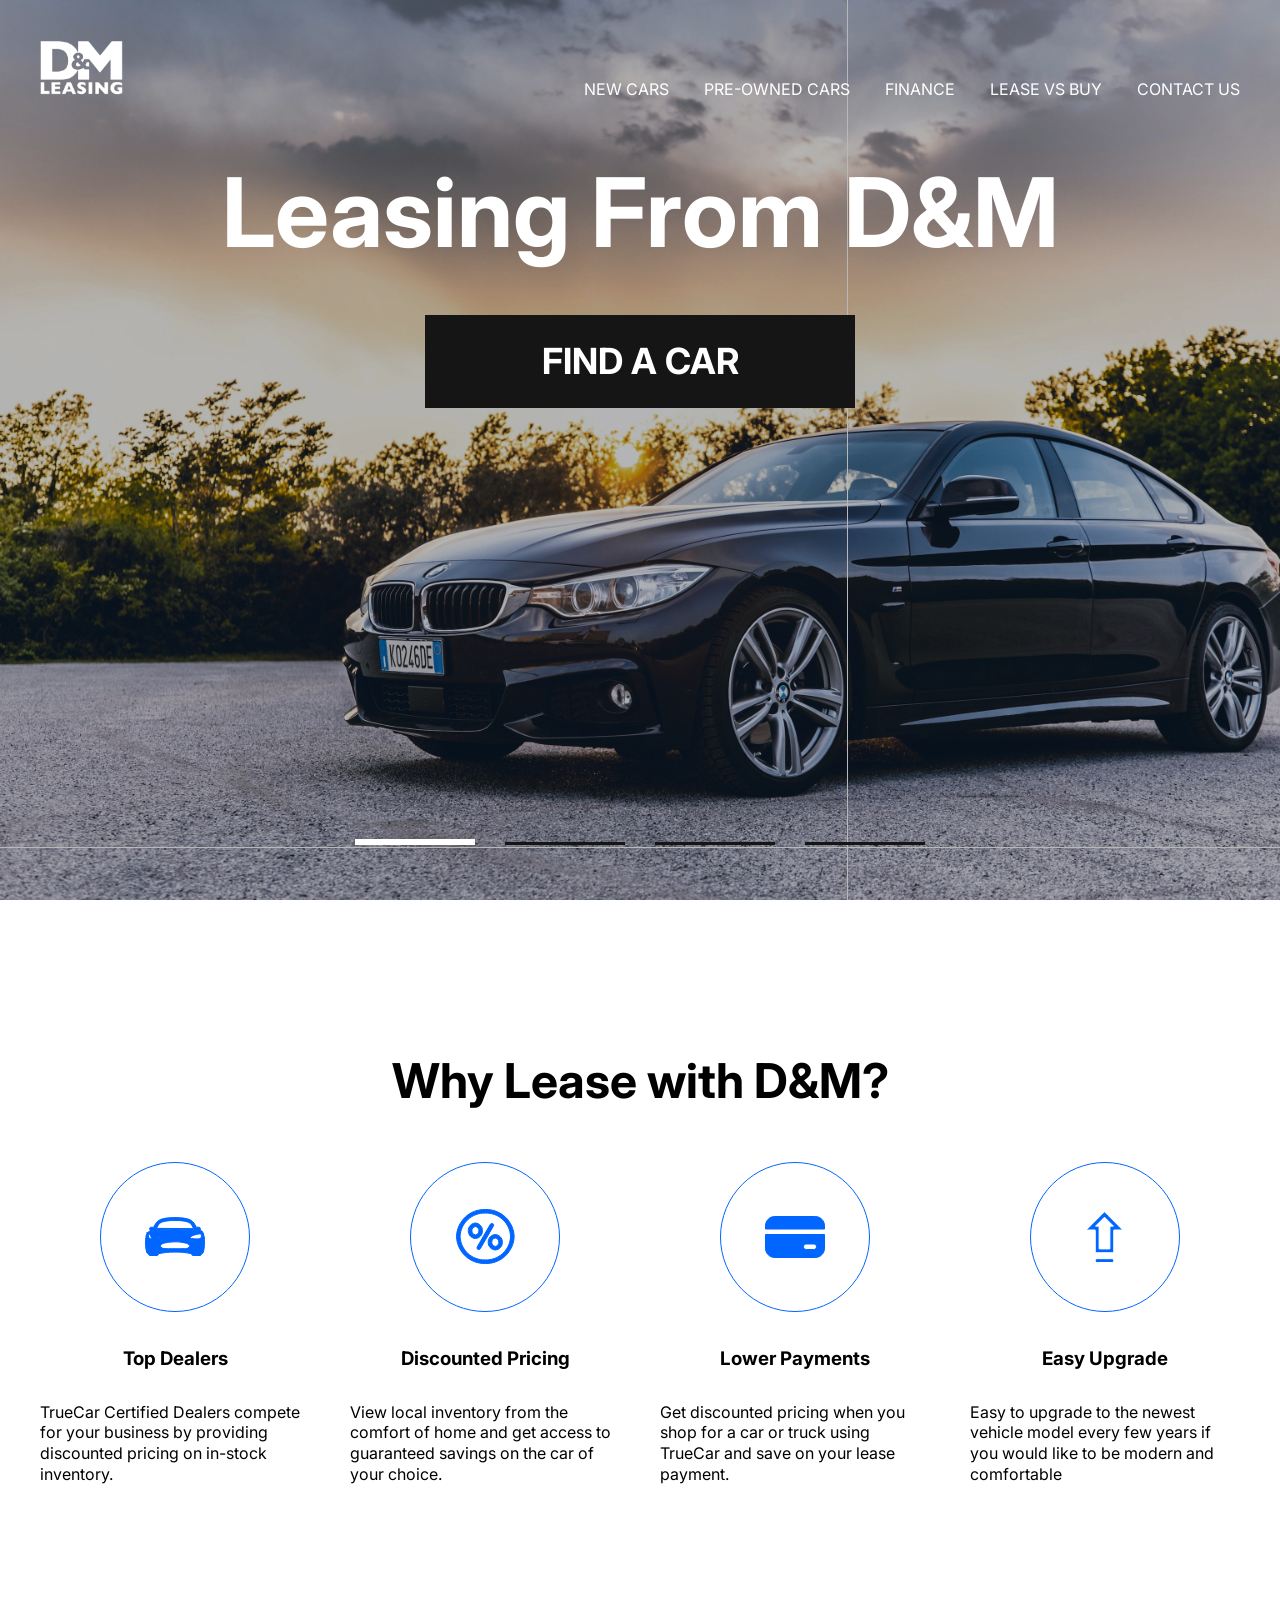
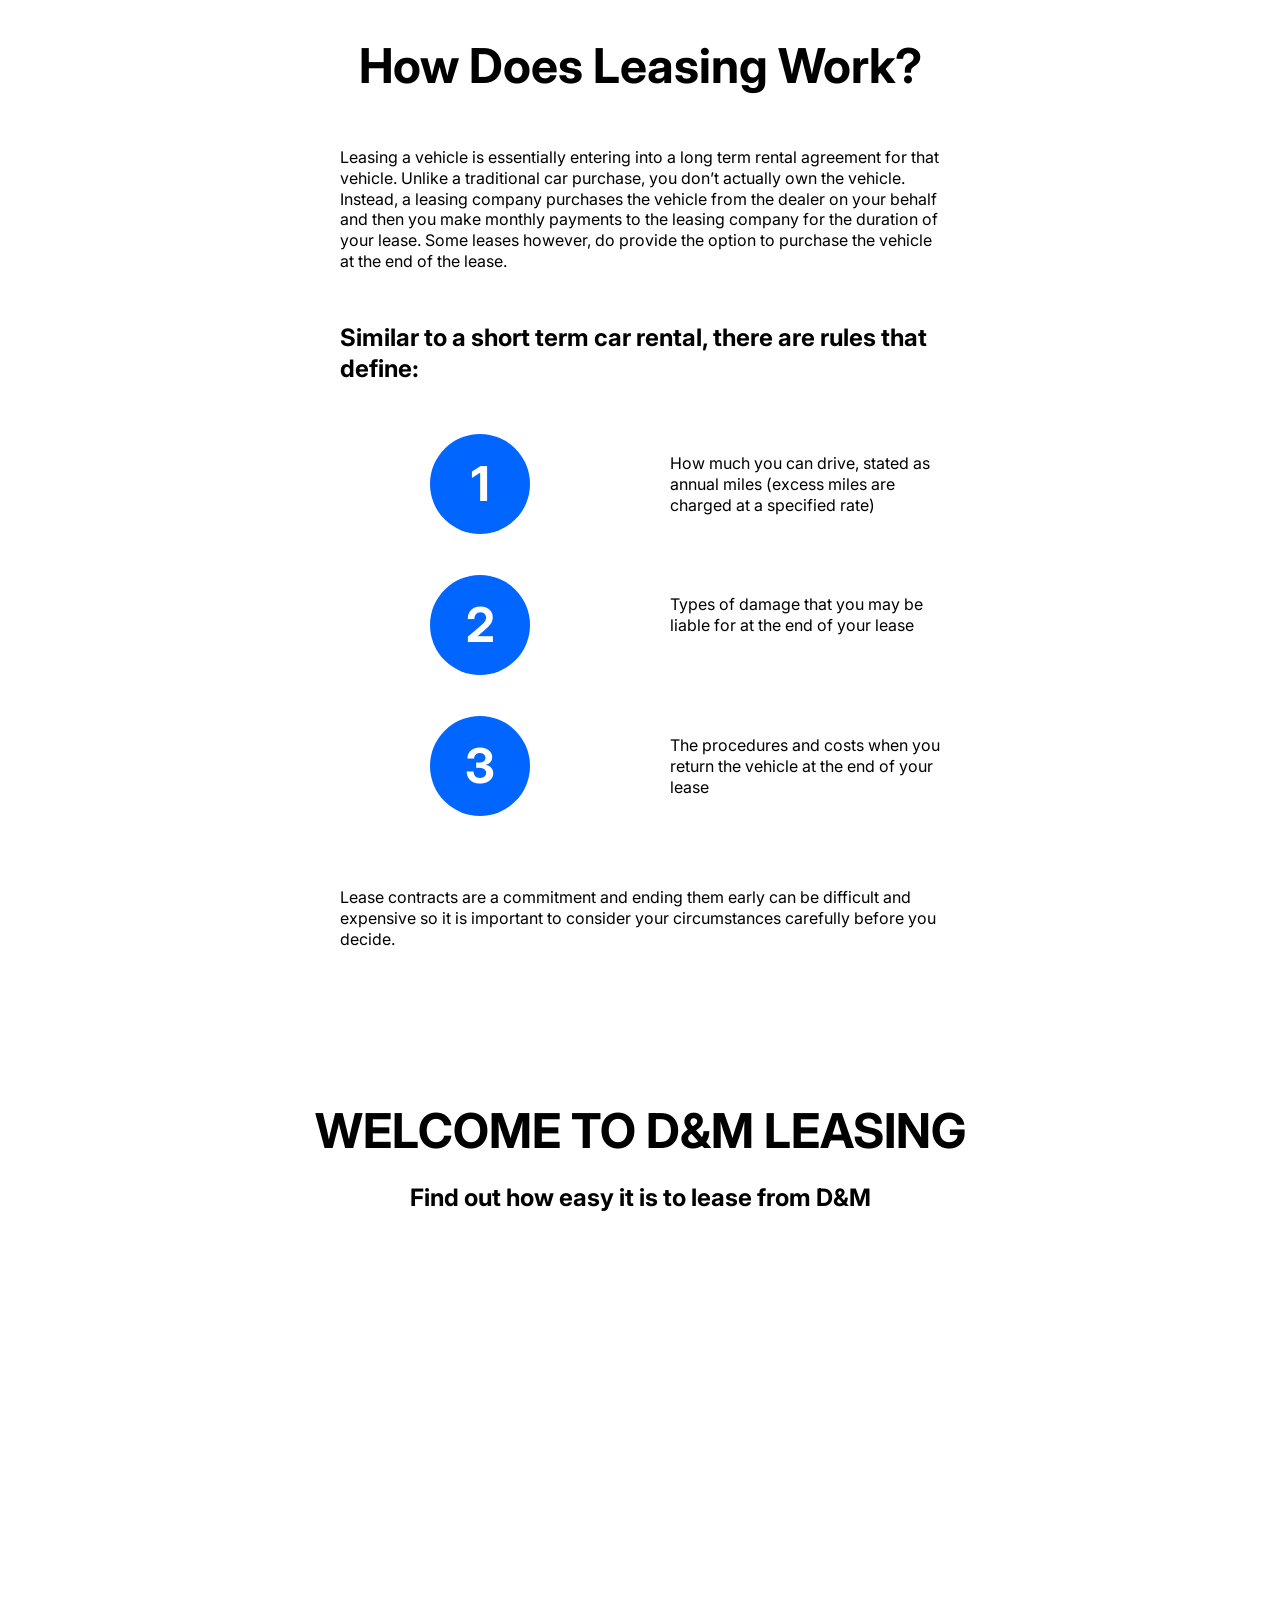
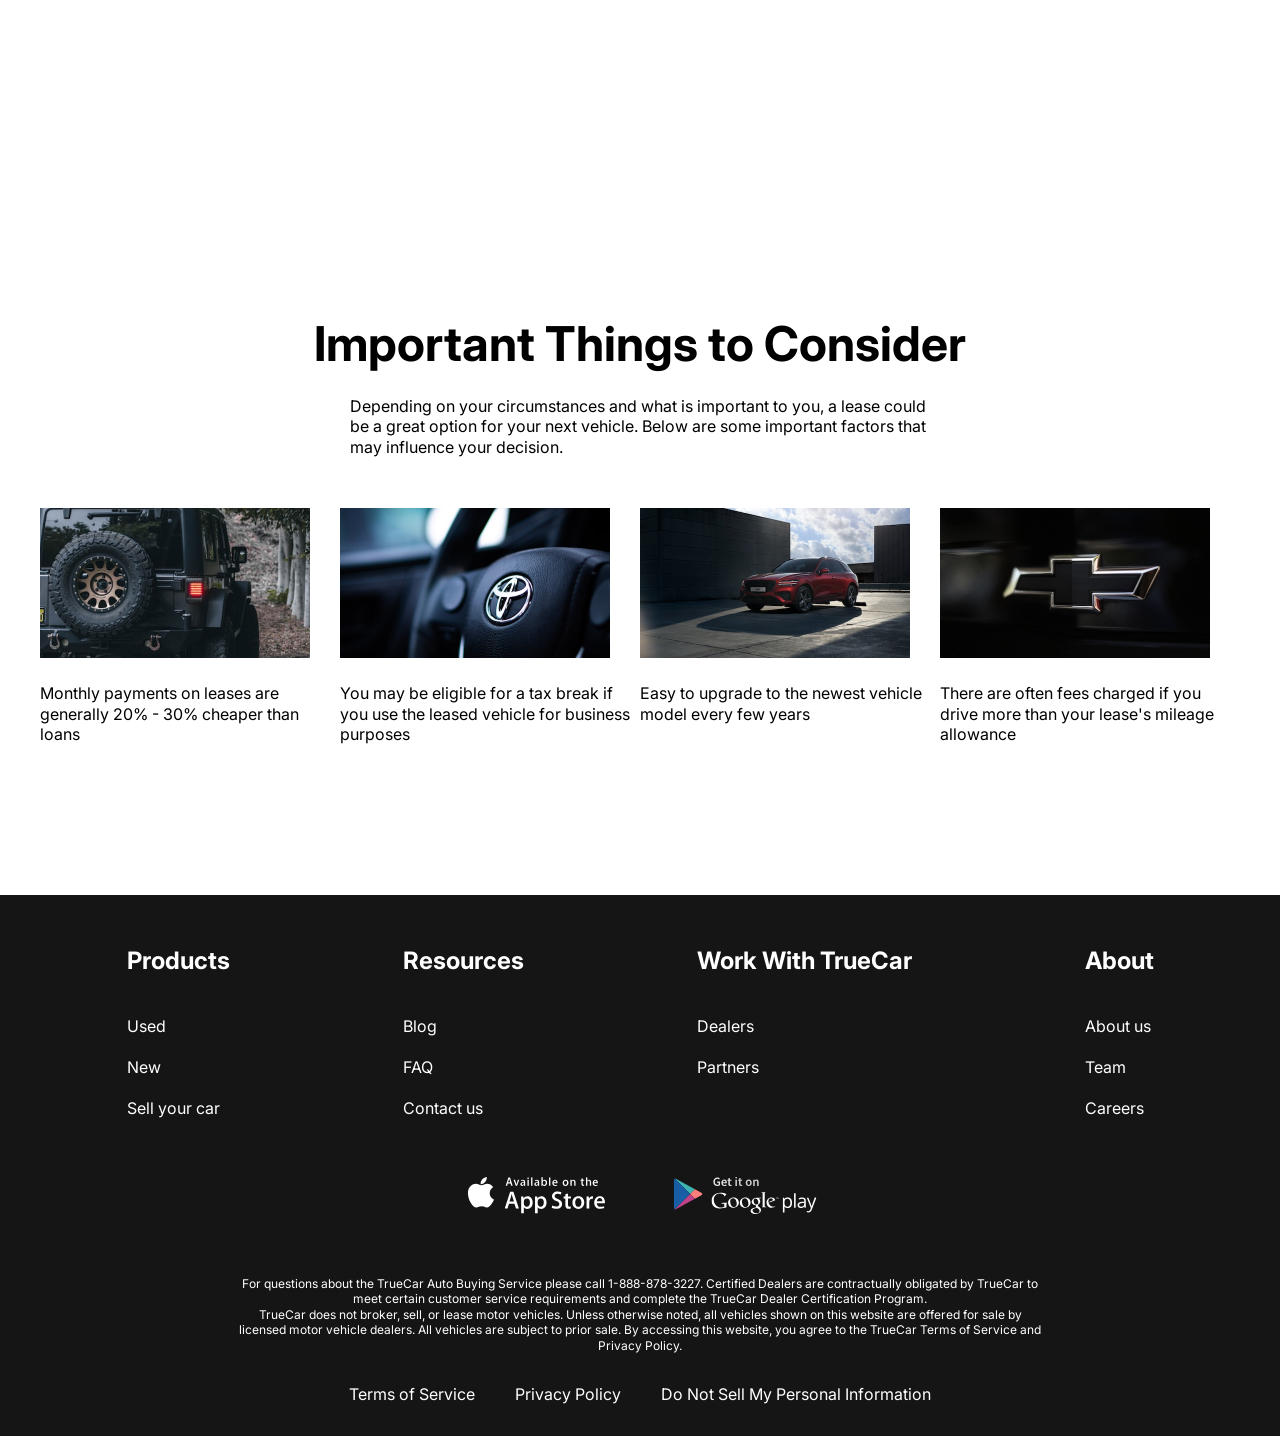
<file: index.html>
<!DOCTYPE html><html lang="en"><head><meta charset="UTF-8"><meta http-equiv="X-UA-Compatible" content="IE=edge"><meta name="viewport" content="width=device-width, initial-scale=1.0"><title>Lease cars</title><link rel="preconnect" href="https://fonts.googleapis.com"><link rel="preconnect" href="https://fonts.gstatic.com" crossorigin><link href="https://fonts.googleapis.com/css2?family=Inter:wght@400;700&display=swap" rel="stylesheet"><link rel="stylesheet" href="https://cdn.jsdelivr.net/npm/swiper@9/swiper-bundle.min.css"/><link rel="stylesheet" href="css/style.css"></head><body><div class="wrapper"><header class="header header-main"><div class="container"><div class="header__inner"><a class="logo" href="index.html"><img src="images/logo.svg" alt="" class="logo__img"></a><nav class="menu"><ul class="menu__list"><li class="menu__list-item"><a href="new-cars.html" class="menu__list-link">NEW CARS</a></li><li class="menu__list-item menu__of"><a href="#" class="menu__list-link">PRE-OWNED CARS</a></li><li class="menu__list-item menu__of"><a href="#" class="menu__list-link">FINANCE</a></li><li class="menu__list-item"><a href="#" class="menu__list-link menu__of">LEASE VS BUY</a></li><li class="menu__list-item"><a href="contacts.html" class="menu__list-link">CONTACT US</a></li></ul></nav></div></div></header><main class="main"><section class="top"><div class="container"><h1 class="title">Leasing From D&M</h1><a href="new-cars.html" class="top__link">FIND A CAR</a></div></section><div class="slider"><div class="swiper"><div class="swiper-wrapper"><div class="swiper-slide" style="background-image:url(images/slider-1.jpg);"></div><div class="swiper-slide" style="background-image:url(images/slider-2.jpg);"></div><div class="swiper-slide" style="background-image:url(images/slider-1.jpg);"></div><div class="swiper-slide" style="background-image:url(images/slider-2.jpg);"></div></div><div class="swiper-pagination"></div></div></div><section class="why-lease"><div class="container"><h2 class="section-title">Why Lease with D&M?</h2><ul class="why-lease__list"><li class="why-lease__item"><img class="why-lease__item-img" src="images/why-1.svg" alt=""><h3 class="why-lease__item-title">Top Dealers</h3><p class="why-lease__item-text">TrueCar Certified Dealers compete for your business by providing discounted pricing on
                                in-stock inventory.</p></li><li class="why-lease__item"><img class="why-lease__item-img" src="images/why-2.svg" alt=""><h3 class="why-lease__item-title">Discounted Pricing</h3><p class="why-lease__item-text">View local inventory from the comfort of home and get access to guaranteed savings on
                                the car of your choice.</p></li><li class="why-lease__item"><img class="why-lease__item-img" src="images/why-3.svg" alt=""><h3 class="why-lease__item-title">Lower Payments</h3><p class="why-lease__item-text">Get discounted pricing when you shop for a car or truck using TrueCar and save on your
                                lease payment.</p></li><li class="why-lease__item"><img class="why-lease__item-img" src="images/why-4.svg" alt=""><h3 class="why-lease__item-title">Easy Upgrade</h3><p class="why-lease__item-text">Easy to upgrade to the newest vehicle model every few years if you would like to be
                                modern and comfortable</p></li></ul></div></section><section class="how-does"><div class="container"><div class="how-does__inner"><h2 class="section-title">How Does Leasing Work?</h2><p class="how-does__text">Leasing a vehicle is essentially entering into a long term rental agreement for that vehicle. Unlike a traditional car purchase, you don’t actually own the vehicle. Instead, a leasing company purchases the vehicle from the dealer on your behalf and then you make monthly payments to the leasing company for the duration of your lease. Some leases however, do provide the option to purchase the vehicle at the end of the lease.</p><h4 class="how-does__title">Similar to a short term car rental, there are rules that define:</h4><ol class="how-does__list"><li class="how-does__item">How much you can drive, stated as annual miles (excess miles are charged at a specified rate)</li><li class="how-does__item">Types of damage that you may be liable for at the end of your lease</li><li class="how-does__item">The procedures and costs when you return the vehicle at the end of your lease</li></ol><p class="how-does__text">Lease contracts are a commitment and ending them early can be difficult and expensive so it is important to consider your circumstances carefully before you decide.</p></div></div></section><section class="video"><div class="container"><h2 class="section-title video__title">WELCOME TO D&M LEASING</h2><p class="video__text">Find out how easy it is to lease from D&M</p><iframe class="video__content" width="1000" height="500" src="https://www.youtube.com/embed/6M4KWyWZMbs" title="YouTube video player" frameborder="0" allow="accelerometer; autoplay; clipboard-write; encrypted-media; gyroscope; picture-in-picture; web-share" allowfullscreen></iframe></div></section><section class="important"><div class="container"><h2 class="section-title important__title">Important Things to Consider</h2><p class="important__text">Depending on your circumstances and what is important to you, a lease could be a great option for your next vehicle. Below are some important factors that may influence your decision.</p><ul class="important__list"><li class="important__item"><img class="important__item-img" src="images/imp-1.jpg" alt=""><p class="imoprtant__item-text">Monthly payments on leases are generally 20% - 30% cheaper than loans</p></li><li class="important__item"><img class="important__item-img" src="images/imp-2.jpg" alt=""><p class="imoprtant__item-text">You may be eligible for a tax break if you use the leased vehicle for business purposes</p></li><li class="important__item"><img class="important__item-img" src="images/imp-3.jpg" alt=""><p class="imoprtant__item-text">Easy to upgrade to the newest vehicle model every few years</p></li><li class="important__item"><img class="important__item-img" src="images/imp-4.jpg" alt=""><p class="imoprtant__item-text">There are often fees charged if you drive more than your lease's mileage allowance</p></li></ul></div></section></main><footer class="footer"><div class="container"><nav class="footer__menu"><ul class="footer__menu-list"><li class="footer__menu-item"><p class="footer__menu-title">Products</p></li><li class="footer__menu-item"><a href="#" class="footer__menu-link">Used</a></li><li class="footer__menu-item"><a href="new-cars.html" class="footer__menu-link">New</a></li><li class="footer__menu-item"><a href="#" class="footer__menu-link">Sell your car</a></li></ul><ul class="footer__menu-list"><li class="footer__menu-item"><p class="footer__menu-title">Resources</p></li><li class="footer__menu-item"><a href="#" class="footer__menu-link">Blog</a></li><li class="footer__menu-item"><a href="#" class="footer__menu-link">FAQ</a></li><li class="footer__menu-item"><a href="contacts.html" class="footer__menu-link">Contact us</a></li></ul><ul class="footer__menu-list"><li class="footer__menu-item"><p class="footer__menu-title">Work With TrueCar</p></li><li class="footer__menu-item"><a href="#" class="footer__menu-link">Dealers</a></li><li class="footer__menu-item"><a href="#" class="footer__menu-link">Partners</a></li></ul><ul class="footer__menu-list"><li class="footer__menu-item"><p class="footer__menu-title">About</p></li><li class="footer__menu-item"><a href="#" class="footer__menu-link">About us</a></li><li class="footer__menu-item"><a href="#" class="footer__menu-link">Team</a></li><li class="footer__menu-item"><a href="#" class="footer__menu-link">Careers</a></li></ul></nav><ul class="app"><li class="app_item"><a class="app_item-link" href="#"><img class="app__item-img" src="images/appstore.svg" alt=""></a></li><li class="app_item"><a class="app_item-link" href="#"><img class="app__item-img" src="images/googleplay.svg" alt=""></a></li></ul><div class="footer__copy"><p class="footer__copy-text">For questions about the TrueCar Auto Buying Service please call
                        1-888-878-3227.
                        Certified Dealers are contractually obligated by TrueCar to meet certain customer service
                        requirements and complete the TrueCar Dealer Certification Program.</p><p class="footer__copy-text">TrueCar does not broker, sell, or lease motor vehicles. Unless otherwise noted, all vehicles
                        shown on this website are offered for sale by licensed motor vehicle dealers. All vehicles are
                        subject to prior sale. By accessing this website, you agree to the TrueCar Terms of Service and
                        Privacy Policy.</p></div><nav class="copy__nav"><ul class="copy__nav-list"><li class="copy__nav-item"><a href="#" class="copy__nav-link">Terms of Service</a></li><li class="copy__nav-item"><a href="#" class="copy__nav-link">Privacy Policy</a></li><li class="copy__nav-item"><a href="#" class="copy__nav-link">Do Not Sell My Personal Information</a></li></ul></nav></div></footer></div><script src="https://cdn.jsdelivr.net/npm/swiper@9/swiper-bundle.min.js"></script><script src="js/main.js"></script></body></html>
</file>
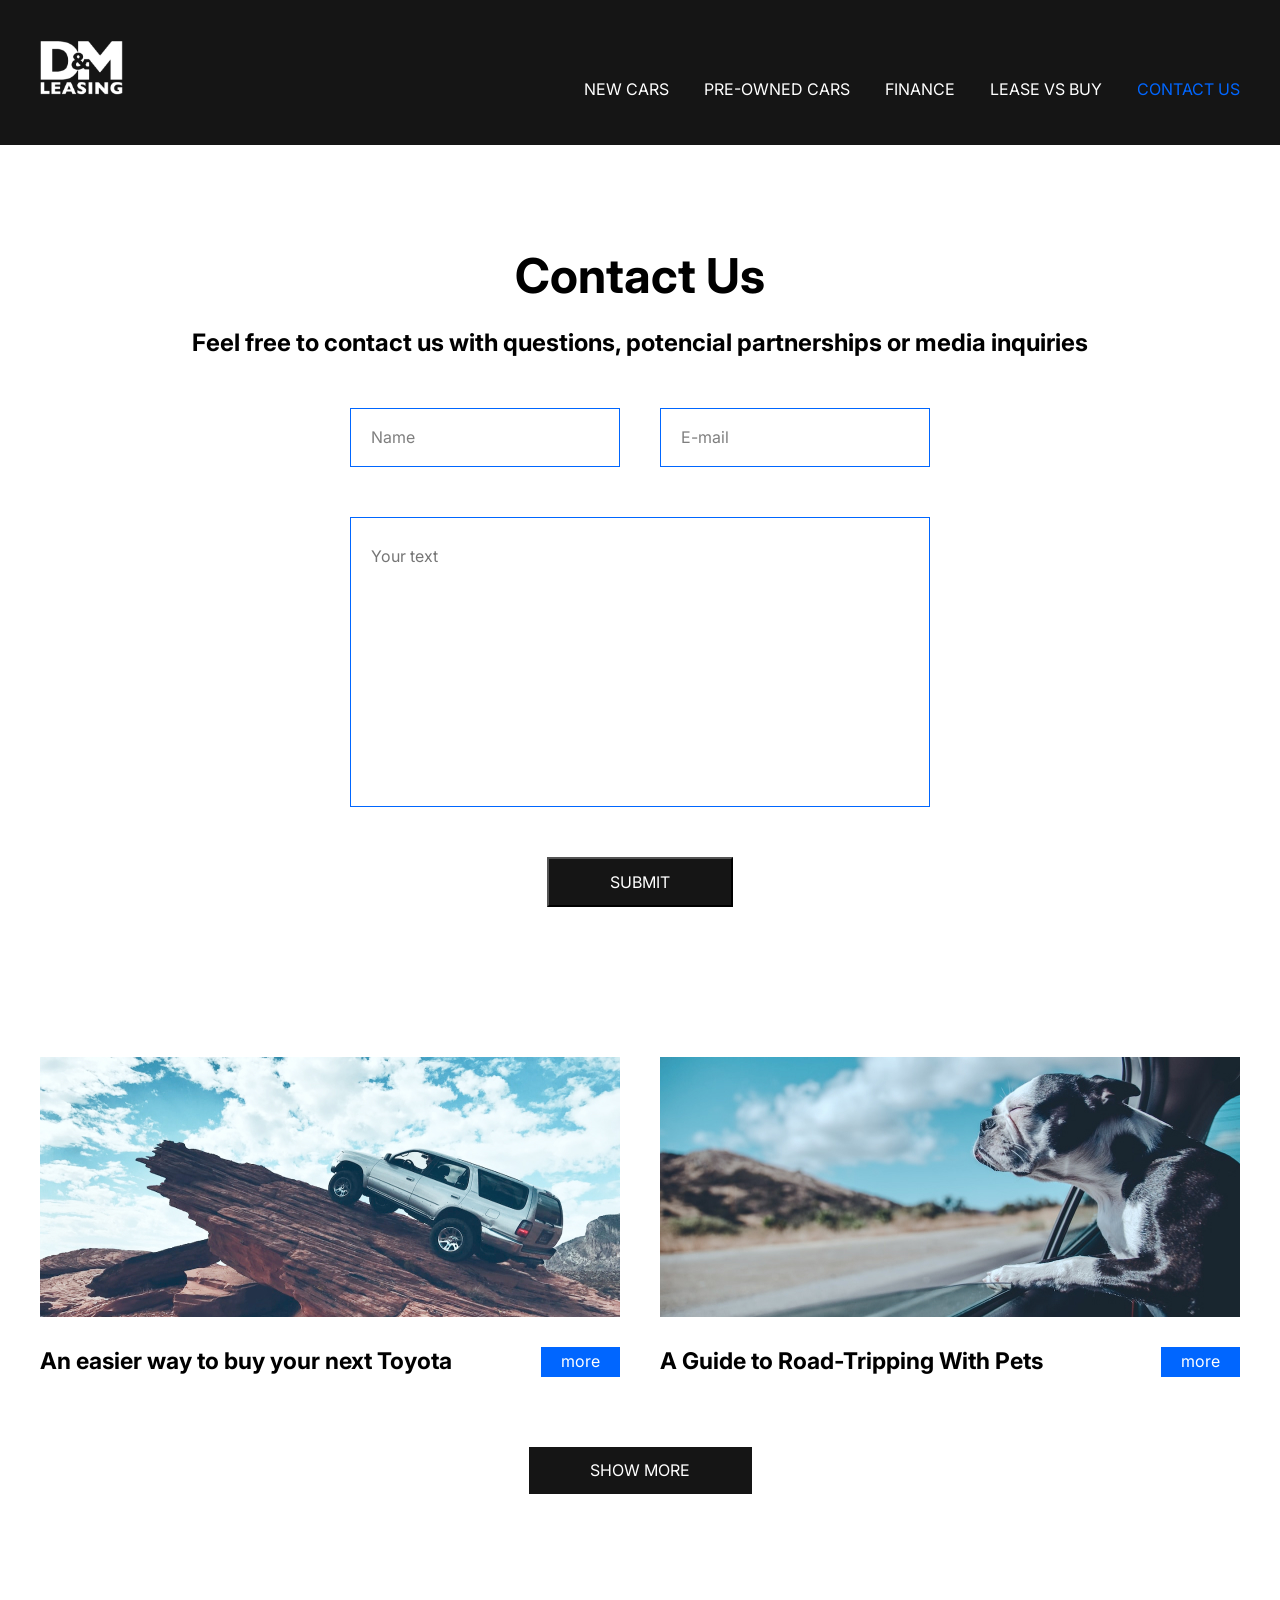
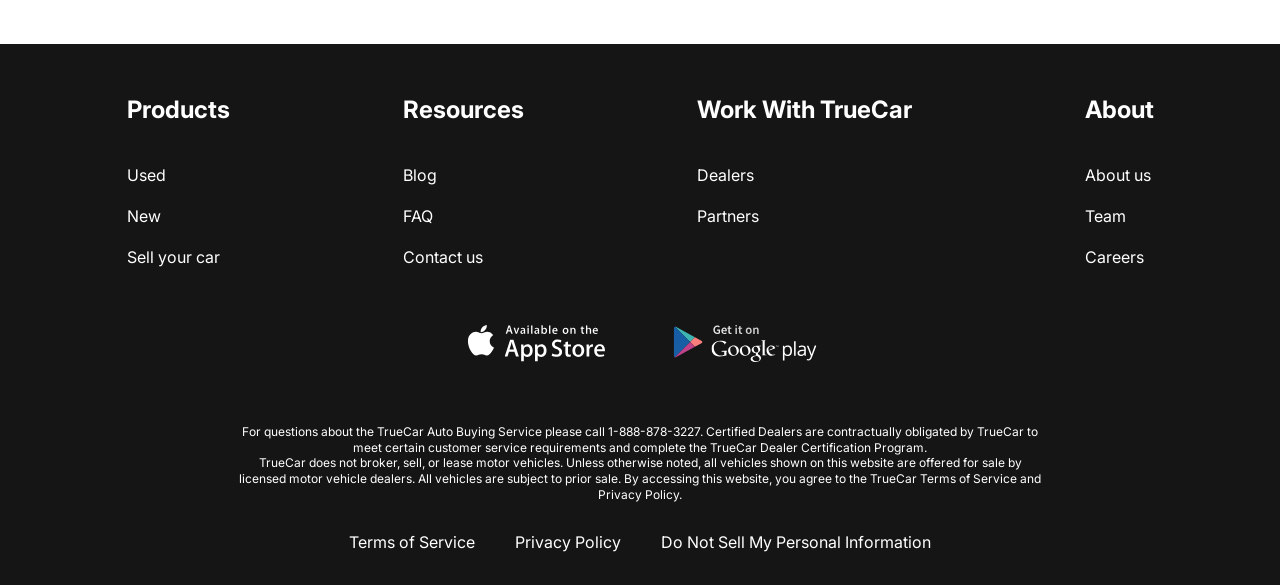
<file: contacts.html>
<!DOCTYPE html><html lang="en"><head><meta charset="UTF-8"><meta http-equiv="X-UA-Compatible" content="IE=edge"><meta name="viewport" content="width=device-width, initial-scale=1.0"><title>Lease cars</title><link rel="preconnect" href="https://fonts.googleapis.com"><link rel="preconnect" href="https://fonts.gstatic.com" crossorigin><link href="https://fonts.googleapis.com/css2?family=Inter:wght@400;700&display=swap" rel="stylesheet"><link rel="stylesheet" href="css/style.css"></head><body><div class="wrapper"><header class="header"><div class="container"><div class="header__inner"><a class="logo" href="index.html"><img src="images/logo.svg" alt="" class="logo__img"></a><nav class="menu"><ul class="menu__list"><li class="menu__list-item"><a href="new-cars.html" class="menu__list-link">NEW CARS</a></li><li class="menu__list-item"><a href="#" class="menu__list-link menu__of">PRE-OWNED CARS</a></li><li class="menu__list-item"><a href="#" class="menu__list-link menu__of">FINANCE</a></li><li class="menu__list-item"><a href="#" class="menu__list-link menu__of">LEASE VS BUY</a></li><li class="menu__list-item"><a href="#" class="menu__list-link menu__list-link--active">CONTACT US</a></li></ul></nav></div></div></header><main class="main"><section class="contacts"><div class="container"><h2 class="section-title contacts__title">Contact Us</h2><p class="contacts__text">Feel free to contact us with questions, potencial partnerships or media inquiries</p></div><form action="#" class="form"><input type="text" class="form__input"placeholder="Name"><input type="email" class="form__input"placeholder="E-mail"><textarea class="form__textarea"placeholder="Your text"></textarea><button class="form__btn"type="submit">SUBMIT</button></form></section><section class="blog"><div class="container"><div class="blog__items"><div class="blog__item"><img class="blog__item-img" src="images/blog-1.jpg" alt=""><h4 class="blog__item_title">An easier way to buy your next Toyota</h4><a class="blog__item-link" href="#">more</a></div><div class="blog__item"><img class="blog__item-img" src="images/blog-2.jpg" alt=""><h4 class="blog__item_title">A Guide to Road-Tripping With Pets</h4><a class="blog__item-link" href="#">more</a></div></div><a href="#" class="showmore-link">SHOW MORE</a></div></section></main><footer class="footer"><div class="container"><nav class="footer__menu"><ul class="footer__menu-list"><li class="footer__menu-item"><p class="footer__menu-title">Products</p></li><li class="footer__menu-item"><a href="#" class="footer__menu-link">Used</a></li><li class="footer__menu-item"><a href="new-cars.html" class="footer__menu-link">New</a></li><li class="footer__menu-item"><a href="#" class="footer__menu-link">Sell your car</a></li></ul><ul class="footer__menu-list"><li class="footer__menu-item"><p class="footer__menu-title">Resources</p></li><li class="footer__menu-item"><a href="#" class="footer__menu-link">Blog</a></li><li class="footer__menu-item"><a href="#" class="footer__menu-link">FAQ</a></li><li class="footer__menu-item"><a href="contacts.html" class="footer__menu-link">Contact us</a></li></ul><ul class="footer__menu-list"><li class="footer__menu-item"><p class="footer__menu-title">Work With TrueCar</p></li><li class="footer__menu-item"><a href="#" class="footer__menu-link">Dealers</a></li><li class="footer__menu-item"><a href="#" class="footer__menu-link">Partners</a></li></ul><ul class="footer__menu-list"><li class="footer__menu-item"><p class="footer__menu-title">About</p></li><li class="footer__menu-item"><a href="#" class="footer__menu-link">About us</a></li><li class="footer__menu-item"><a href="#" class="footer__menu-link">Team</a></li><li class="footer__menu-item"><a href="#" class="footer__menu-link">Careers</a></li></ul></nav><ul class="app"><li class="app_item"><a class="app_item-link" href="#"><img class="app__item-img" src="images/appstore.svg" alt=""></a></li><li class="app_item"><a class="app_item-link" href="#"><img class="app__item-img" src="images/googleplay.svg" alt=""></a></li></ul><div class="footer__copy"><p class="footer__copy-text">For questions about the TrueCar Auto Buying Service please call 1-888-878-3227.
                    Certified Dealers are contractually obligated by TrueCar to meet certain customer service requirements and complete the TrueCar Dealer Certification Program.</p><p class="footer__copy-text">TrueCar does not broker, sell, or lease motor vehicles. Unless otherwise noted, all vehicles shown on this website are offered for sale by licensed motor vehicle dealers. All vehicles are subject to prior sale. By accessing this website, you agree to the TrueCar Terms of Service and Privacy Policy.</p></div><nav class="copy__nav"><ul class="copy__nav-list"><li class="copy__nav-item"><a href="#" class="copy__nav-link">Terms of Service</a></li><li class="copy__nav-item"><a href="#" class="copy__nav-link">Privacy Policy</a></li><li class="copy__nav-item"><a href="#" class="copy__nav-link">Do Not Sell My Personal Information</a></li></ul></nav></div></footer></div></body></html>
</file>
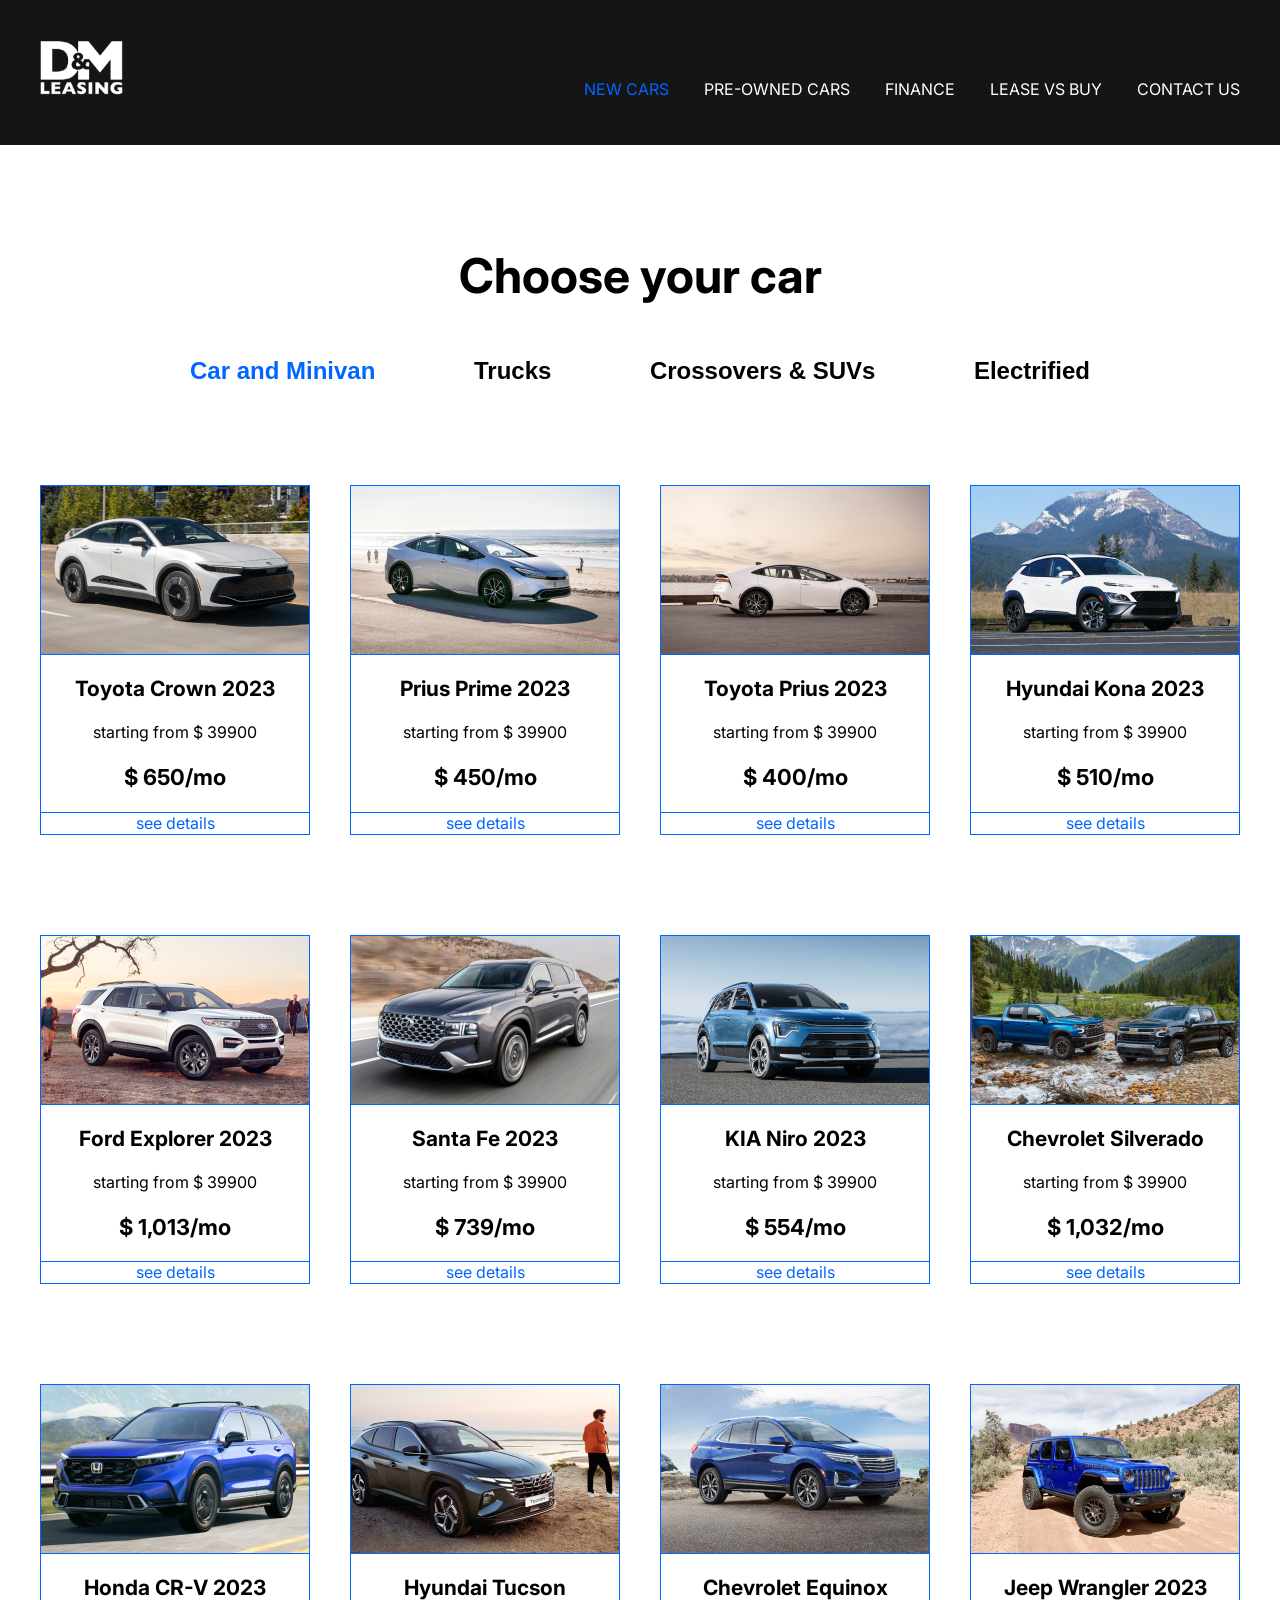
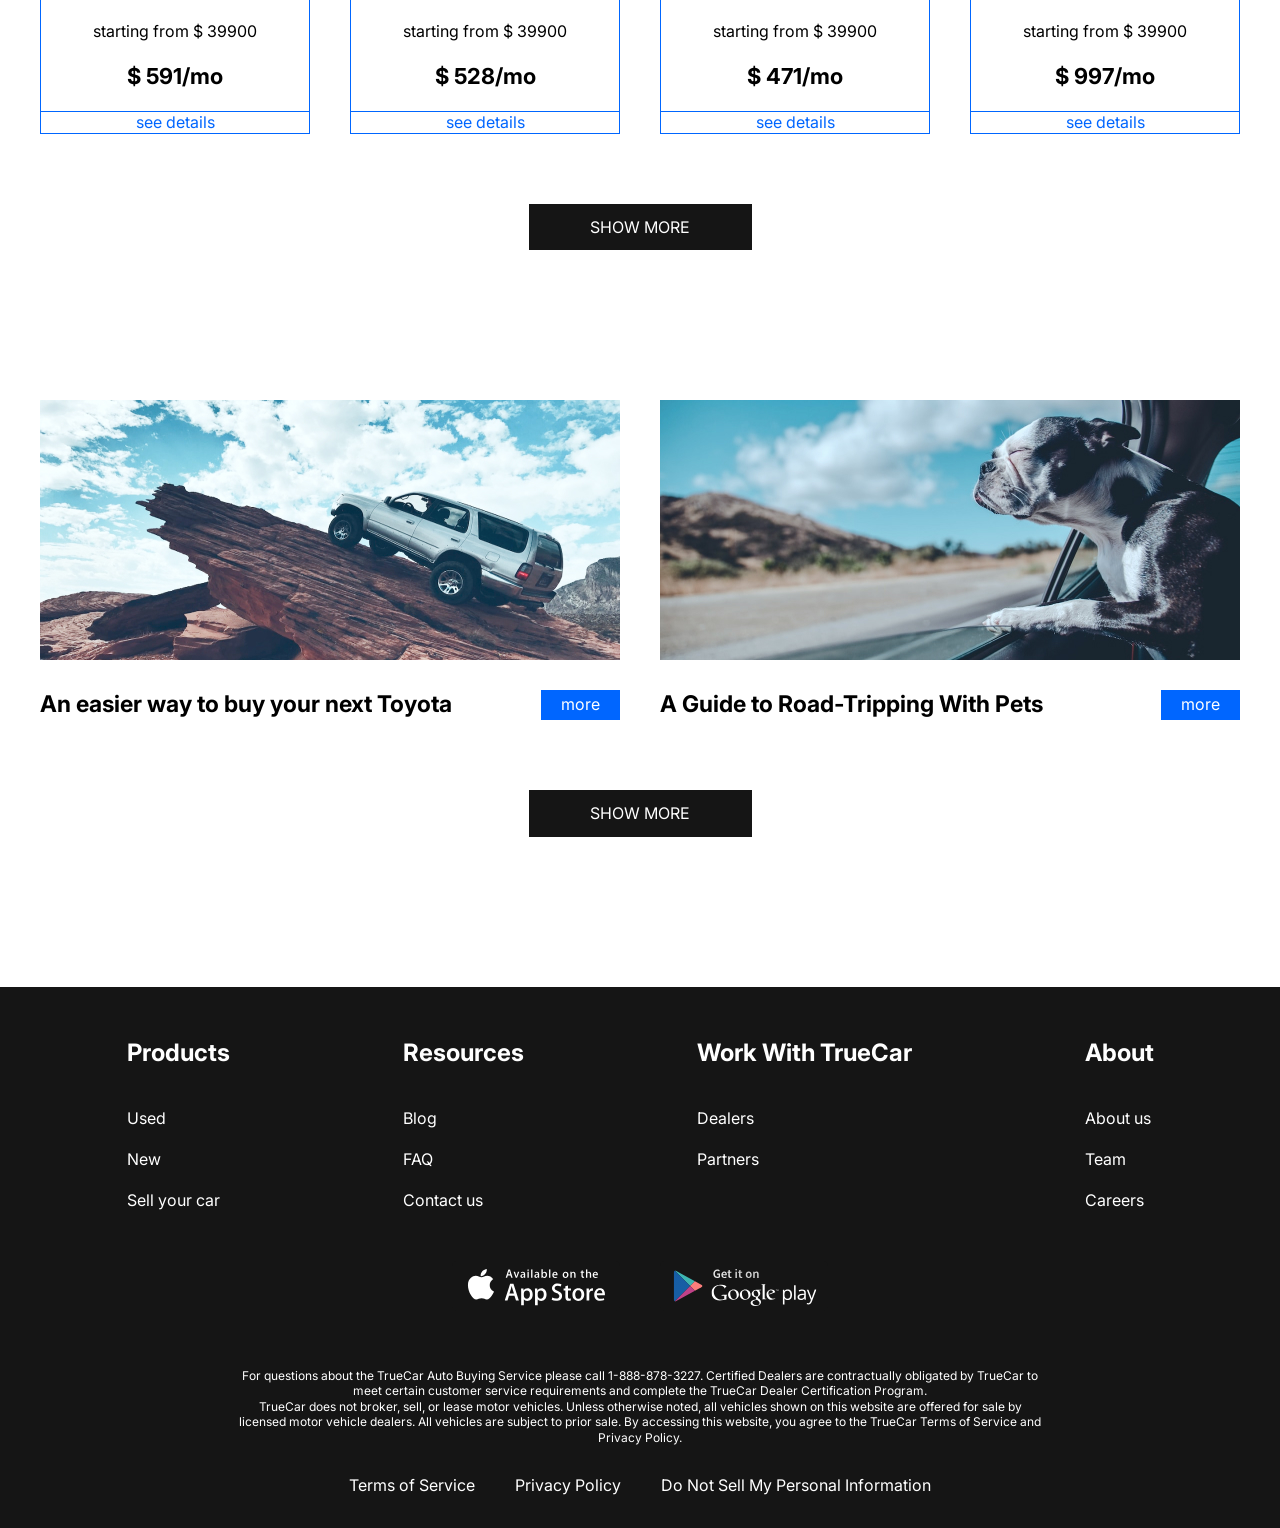
<file: new-cars.html>
<!DOCTYPE html><html lang="en"><head><meta charset="UTF-8"><meta http-equiv="X-UA-Compatible" content="IE=edge"><meta name="viewport" content="width=device-width, initial-scale=1.0"><title>Lease cars</title><link rel="preconnect" href="https://fonts.googleapis.com"><link rel="preconnect" href="https://fonts.gstatic.com" crossorigin><link href="https://fonts.googleapis.com/css2?family=Inter:wght@400;700&display=swap" rel="stylesheet"><link rel="stylesheet" href="css/style.css"></head><body><div class="wrapper"><header class="header"><div class="container"><div class="header__inner"><a class="logo" href="index.html"><img src="images/logo.svg" alt="" class="logo__img"></a><nav class="menu"><ul class="menu__list"><li class="menu__list-item"><a href="#" class="menu__list-link menu__list-link--active">NEW CARS</a></li><li class="menu__list-item"><a href="#" class="menu__list-link menu__of">PRE-OWNED CARS</a></li><li class="menu__list-item"><a href="#" class="menu__list-link menu__of">FINANCE</a></li><li class="menu__list-item"><a href="#" class="menu__list-link menu__of">LEASE VS BUY</a></li><li class="menu__list-item"><a href="contacts.html" class="menu__list-link">CONTACT US</a></li></ul></nav></div></div></header><main class="main"><section class="choose"><div class="container"><h2 class="section-title">Choose your car</h2><div class="tabs"><div class="tabs__btn"><button class="tabs__btn-item tabs__btn-item--active" data-button="content-1">Car and Minivan</button><button class="tabs__btn-item" data-button="content-2">Trucks</button><button class="tabs__btn-item" data-button="content-3">Crossovers & SUVs</button><button class="tabs__btn-item" data-button="content-4">Electrified</button></div><div class="tabs__content"><div class="tabs__content-item tabs__content-item--active" id="content-1"><div class="card"><img class="card__img" src="images/card-1.jpg" alt=""><div class="card__content"><h4 class="card__title">Toyota Crown 2023</h4><p class="card__text">starting from $ 39900</p><p class="card__price">$ 650/mo</p></div><a href="#" class="card__link">see details</a></div><div class="card"><img class="card__img" src="images/card-2.jpg" alt=""><div class="card__content"><h4 class="card__title">Prius Prime 2023</h4><p class="card__text">starting from $ 39900</p><p class="card__price">$ 450/mo</p></div><a href="#" class="card__link">see details</a></div><div class="card"><img class="card__img" src="images/card-3.jpg" alt=""><div class="card__content"><h4 class="card__title">Toyota Prius 2023</h4><p class="card__text">starting from $ 39900</p><p class="card__price">$ 400/mo</p></div><a href="#" class="card__link">see details</a></div><div class="card"><img class="card__img" src="images/card-4.jpg" alt=""><div class="card__content"><h4 class="card__title">Hyundai Kona 2023</h4><p class="card__text">starting from $ 39900</p><p class="card__price">$ 510/mo</p></div><a href="#" class="card__link">see details</a></div><div class="card"><img class="card__img" src="images/card-5.jpg" alt=""><div class="card__content"><h4 class="card__title">Ford Explorer 2023</h4><p class="card__text">starting from $ 39900</p><p class="card__price">$ 1,013/mo</p></div><a href="#" class="card__link">see details</a></div><div class="card"><img class="card__img" src="images/card-6.jpg" alt=""><div class="card__content"><h4 class="card__title">Santa  Fe 2023</h4><p class="card__text">starting from $ 39900</p><p class="card__price">$ 739/mo</p></div><a href="#" class="card__link">see details</a></div><div class="card"><img class="card__img" src="images/card-7.jpg" alt=""><div class="card__content"><h4 class="card__title">KIA Niro 2023</h4><p class="card__text">starting from $ 39900</p><p class="card__price">$ 554/mo</p></div><a href="#" class="card__link">see details</a></div><div class="card"><img class="card__img" src="images/card-8.jpg" alt=""><div class="card__content"><h4 class="card__title">Chevrolet Silverado</h4><p class="card__text">starting from $ 39900</p><p class="card__price">$ 1,032/mo</p></div><a href="#" class="card__link">see details</a></div><div class="card"><img class="card__img" src="images/card-9.jpg" alt=""><div class="card__content"><h4 class="card__title">Honda CR-V 2023</h4><p class="card__text">starting from $ 39900</p><p class="card__price">$ 591/mo</p></div><a href="#" class="card__link">see details</a></div><div class="card"><img class="card__img" src="images/card-10.jpg" alt=""><div class="card__content"><h4 class="card__title">Hyundai Tucson</h4><p class="card__text">starting from $ 39900</p><p class="card__price">$ 528/mo</p></div><a href="#" class="card__link">see details</a></div><div class="card"><img class="card__img" src="images/card-11.jpg" alt=""><div class="card__content"><h4 class="card__title">Chevrolet Equinox</h4><p class="card__text">starting from $ 39900</p><p class="card__price">$ 471/mo</p></div><a href="#" class="card__link">see details</a></div><div class="card"><img class="card__img" src="images/card-12.jpg" alt=""><div class="card__content"><h4 class="card__title">Jeep Wrangler 2023</h4><p class="card__text">starting from $ 39900</p><p class="card__price">$ 997/mo</p></div><a href="#" class="card__link">see details</a></div></div><div class="tabs__content-item" id="content-2"><div class="card"><img class="card__img" src="images/card-9.jpg" alt=""><div class="card__content"><h4 class="card__title">Honda CR-V 2023</h4><p class="card__text">starting from $ 39900</p><p class="card__price">$ 591/mo</p></div><a href="#" class="card__link">see details</a></div><div class="card"><img class="card__img" src="images/card-10.jpg" alt=""><div class="card__content"><h4 class="card__title">Hyundai Tucson</h4><p class="card__text">starting from $ 39900</p><p class="card__price">$ 528/mo</p></div><a href="#" class="card__link">see details</a></div><div class="card"><img class="card__img" src="images/card-11.jpg" alt=""><div class="card__content"><h4 class="card__title">Chevrolet Equinox</h4><p class="card__text">starting from $ 39900</p><p class="card__price">$ 471/mo</p></div><a href="#" class="card__link">see details</a></div><div class="card"><img class="card__img" src="images/card-12.jpg" alt=""><div class="card__content"><h4 class="card__title">Jeep Wrangler 2023</h4><p class="card__text">starting from $ 39900</p><p class="card__price">$ 997/mo</p></div><a href="#" class="card__link">see details</a></div></div><div class="tabs__content-item" id="content-3"><div class="card"><img class="card__img" src="images/card-4.jpg" alt=""><div class="card__content"><h4 class="card__title">Hyundai Kona 2023</h4><p class="card__text">starting from $ 39900</p><p class="card__price">$ 510/mo</p></div><a href="#" class="card__link">see details</a></div><div class="card"><img class="card__img" src="images/card-5.jpg" alt=""><div class="card__content"><h4 class="card__title">Ford Explorer 2023</h4><p class="card__text">starting from $ 39900</p><p class="card__price">$ 1,013/mo</p></div><a href="#" class="card__link">see details</a></div><div class="card"><img class="card__img" src="images/card-6.jpg" alt=""><div class="card__content"><h4 class="card__title">Santa  Fe 2023</h4><p class="card__text">starting from $ 39900</p><p class="card__price">$ 739/mo</p></div><a href="#" class="card__link">see details</a></div><div class="card"><img class="card__img" src="images/card-6.jpg" alt=""><div class="card__content"><h4 class="card__title">Santa  Fe 2023</h4><p class="card__text">starting from $ 39900</p><p class="card__price">$ 739/mo</p></div><a href="#" class="card__link">see details</a></div><div class="card"><img class="card__img" src="images/card-7.jpg" alt=""><div class="card__content"><h4 class="card__title">KIA Niro 2023</h4><p class="card__text">starting from $ 39900</p><p class="card__price">$ 554/mo</p></div><a href="#" class="card__link">see details</a></div><div class="card"><img class="card__img" src="images/card-8.jpg" alt=""><div class="card__content"><h4 class="card__title">Chevrolet Silverado</h4><p class="card__text">starting from $ 39900</p><p class="card__price">$ 1,032/mo</p></div><a href="#" class="card__link">see details</a></div><div class="card"><img class="card__img" src="images/card-9.jpg" alt=""><div class="card__content"><h4 class="card__title">Honda CR-V 2023</h4><p class="card__text">starting from $ 39900</p><p class="card__price">$ 591/mo</p></div><a href="#" class="card__link">see details</a></div></div><div class="tabs__content-item" id="content-4"><div class="card"><img class="card__img" src="images/card-2.jpg" alt=""><div class="card__content"><h4 class="card__title">Prius Prime 2023</h4><p class="card__text">starting from $ 39900</p><p class="card__price">$ 450/mo</p></div><a href="#" class="card__link">see details</a></div><div class="card"><img class="card__img" src="images/card-3.jpg" alt=""><div class="card__content"><h4 class="card__title">Toyota Prius 2023</h4><p class="card__text">starting from $ 39900</p><p class="card__price">$ 400/mo</p></div><a href="#" class="card__link">see details</a></div></div></div></div><a href="#" class="showmore-link">SHOW MORE</a></div></section><section class="blog"><div class="container"><div class="blog__items"><div class="blog__item"><img class="blog__item-img" src="images/blog-1.jpg" alt=""><h4 class="blog__item_title">An easier way to buy your next Toyota</h4><a class="blog__item-link" href="#">more</a></div><div class="blog__item"><img class="blog__item-img" src="images/blog-2.jpg" alt=""><h4 class="blog__item_title">A Guide to Road-Tripping With Pets</h4><a class="blog__item-link" href="#">more</a></div></div><a href="#" class="showmore-link">SHOW MORE</a></div></section></main><footer class="footer"><div class="container"><nav class="footer__menu"><ul class="footer__menu-list"><li class="footer__menu-item"><p class="footer__menu-title">Products</p></li><li class="footer__menu-item"><a href="#" class="footer__menu-link">Used</a></li><li class="footer__menu-item"><a href="new-cars.html" class="footer__menu-link">New</a></li><li class="footer__menu-item"><a href="#" class="footer__menu-link">Sell your car</a></li></ul><ul class="footer__menu-list"><li class="footer__menu-item"><p class="footer__menu-title">Resources</p></li><li class="footer__menu-item"><a href="#" class="footer__menu-link">Blog</a></li><li class="footer__menu-item"><a href="#" class="footer__menu-link">FAQ</a></li><li class="footer__menu-item"><a href="contacts.html" class="footer__menu-link">Contact us</a></li></ul><ul class="footer__menu-list"><li class="footer__menu-item"><p class="footer__menu-title">Work With TrueCar</p></li><li class="footer__menu-item"><a href="#" class="footer__menu-link">Dealers</a></li><li class="footer__menu-item"><a href="#" class="footer__menu-link">Partners</a></li></ul><ul class="footer__menu-list"><li class="footer__menu-item"><p class="footer__menu-title">About</p></li><li class="footer__menu-item"><a href="#" class="footer__menu-link">About us</a></li><li class="footer__menu-item"><a href="#" class="footer__menu-link">Team</a></li><li class="footer__menu-item"><a href="#" class="footer__menu-link">Careers</a></li></ul></nav><ul class="app"><li class="app_item"><a class="app_item-link" href="#"><img class="app__item-img" src="images/appstore.svg" alt=""></a></li><li class="app_item"><a class="app_item-link" href="#"><img class="app__item-img" src="images/googleplay.svg" alt=""></a></li></ul><div class="footer__copy"><p class="footer__copy-text">For questions about the TrueCar Auto Buying Service please call 1-888-878-3227.
                    Certified Dealers are contractually obligated by TrueCar to meet certain customer service requirements and complete the TrueCar Dealer Certification Program.</p><p class="footer__copy-text">TrueCar does not broker, sell, or lease motor vehicles. Unless otherwise noted, all vehicles shown on this website are offered for sale by licensed motor vehicle dealers. All vehicles are subject to prior sale. By accessing this website, you agree to the TrueCar Terms of Service and Privacy Policy.</p></div><nav class="copy__nav"><ul class="copy__nav-list"><li class="copy__nav-item"><a href="#" class="copy__nav-link">Terms of Service</a></li><li class="copy__nav-item"><a href="#" class="copy__nav-link">Privacy Policy</a></li><li class="copy__nav-item"><a href="#" class="copy__nav-link">Do Not Sell My Personal Information</a></li></ul></nav></div></footer></div><script src="js/main.js"></script></body></html>
</file>
<file: css/style.css>
html{box-sizing:border-box}*,*::after,*::before{box-sizing:inherit;margin:0;padding:0}html,body{height:100%}ul{list-style-type:none}a{text-decoration:none;color:inherit}.section-title{margin-bottom:50px;font-size:48px;font-weight:700;text-align:center}.wrapper{min-height:100%;display:flex;flex-direction:column}.container{max-width:1220px;margin:0 auto;padding:0 10px}body{font-family:'Inter',sans-serif;font-size:16px;font-weight:400;line-height:1.3}.header{background-color:#151515}.header-main{background-color:transparent;position:absolute;z-index:10;left:0;right:0}.header__inner{padding-top:40px;padding-bottom:45px;display:flex;justify-content:space-between;align-items:flex-end}.menu__list{display:flex;gap:35px}.menu__list-link{color:white;text-transform:uppercase;font-weight:700px}.menu__list-link--active{color:#06F}.footer{background-color:#151515;padding:50px 0 32px;color:#fff}.footer__menu{display:flex;justify-content:space-around;margin-bottom:50px}.footer__menu-list{max-width:250px}.footer__menu-title{font-weight:700;font-size:24px;padding-bottom:20px}.footer__menu-item + .footer__menu-item{padding-top:20px}.app{display:flex;justify-content:center;gap:40px;margin-bottom:52px}.footer__copy{max-width:806px;margin:0 auto 30px;text-align:center;font-size:12px}.copy__nav-list{display:flex;justify-content:center;gap:40px}.main{flex-grow:1}.top{color:#fff;text-align:center;padding-top:150px;padding-bottom:50px;position:absolute;z-index:5;left:0;right:0}.title{font-size:96px;font-weight:700;padding-bottom:40px}.top__link{background-color:#151515;padding:23px;min-width:430px;display:inline-block;text-transform:uppercase;font-weight:700;font-size:36px}.swiper::after{content:'';background:rgba(21,21,21,.3);position:absolute;z-index:5;left:0;right:0;bottom:0;top:0}.swiper-slide{background-repeat:no-repeat;background-size:cover;background-position:center;height:100vh}.swiper-pagination-bullet{width:120px;height:3px;background-color:#151515;border-radius:0;opacity:1;margin:0 15px!important}.swiper-pagination-bullet-active{height:6px;background-color:#fff}.swiper-pagination-bullets.swiper-pagination-horizontal{bottom:50px}.why-lease{padding:150px 0}.why-lease__list{display:grid;grid-template-columns:repeat(4,1fr);gap:40px;text-align:center}.why-lease__item-img{margin-bottom:30px}.why-lease__item-title{margin-bottom:30px;font-style:24px;font-weight:700}.why-lease__item-text{text-align:left}.how-does{padding-bottom:150px}.how-does__inner{max-width:600px;margin:0 auto}.how-does__title{font-weight:700;font-size:24px;padding-top:50px}.how-does__list{padding:50px 0 70px;counter-reset:myCounter}.how-does__item{list-style-type:none;width:270px;position:relative;margin-left:auto;box-sizing:content-box;padding:19px 0 19px 240px;min-height:63px}.how-does__item + .how-does__item{margin-top:40px}.how-does__item::before{counter-increment:myCounter;content:counter(myCounter);display:flex;justify-content:center;align-items:center;font-size:48px;font-weight:700;background-color:#06F;width:100px;height:100px;border-radius:50%;color:#fff;position:absolute;left:0;top:0}.video{padding-bottom:150px}.video__title{margin-bottom:20px}.video__text{font-weight:700;font-size:24px;margin-bottom:50px;text-align:center}.video__content{margin:0 auto;display:block}.important{padding-bottom:150px}.important__title{margin-bottom:20px}.important__text{max-width:580px;margin:0 auto 50px}.important__list{display:grid;grid-template-columns:repeat(4,1fr)}.important__item-img{margin-bottom:20px}.contacts{padding:100px 0 150px}.contacts__title{margin-bottom:20px}.contacts__text{text-align:center;font-weight:700;font-size:24px;margin-bottom:50px;padding:0 100px}form{max-width:580px;margin:0 auto;display:flex;justify-content:space-between;flex-wrap:wrap}.form__input{width:270px;padding:18px 20px;display:inline-block;border:1px solid #06F;margin-bottom:50px;font-family:'Inter',sans-serif;font-size:16px;font-weight:400;line-height:1.3;color:black}.form__input::placeholder,.forma__textarea::placeholder{font-family:'Inter',sans-serif;font-size:16px;font-weight:400;line-height:1.3;color:black;opacity:.5}.form__textarea{width:100%;resize:none;padding:28px 20px;height:290px;border:1px solid #06F;font-family:'Inter',sans-serif;font-size:16px;font-weight:400;line-height:1.3;color:black;margin-bottom:50px}.form__btn{text-transform:uppercase;color:#fff;background-color:#151515;font-family:'Inter',sans-serif;font-size:16px;font-weight:400;padding:13px 61px;margin:0 auto}.blog{padding-bottom:150px}.blog__items{display:grid;grid-template-columns:repeat(2,1fr);gap:40px;margin-bottom:70px}.blog__item{display:flex;justify-content:space-between;flex-wrap:wrap}.blog__item-img{margin-bottom:30px;width:100%}.blog__item_title{flex-basis:446px;font-size:23px;font-weight:700}.blog__item-link{color:#fff;background:#06F;padding:4px 20px}.showmore-link{text-transform:uppercase;background-color:#151515;padding:13px;color:#fff;width:223px;margin:0 auto;text-align:center;display:block}.choose{padding:100px 0 150px}.tabs{margin-bottom:70px}.tabs__btn{padding:0 150px;display:flex;justify-content:space-between;gap:80px;padding-bottom:100px}.tabs__btn-item{font-weight:700;font-size:24px;cursor:pointer;border:none;background-color:transparent;padding:0}.tabs__btn-item--active{color:#06F}.tabs__content-item{display:none;grid-template-columns:repeat(4,1fr);gap:100px 40px}.tabs__content-item.tabs__content-item--active{display:grid}.card{text-align:center}.card__content{padding:0 5px;border:1px solid #06F;border-top:0}.card__img{display:block}.card__title{padding:20px;font-size:21px;font-weight:700}.card__text{margin-bottom:20px}.card__price{margin-bottom:20px;font-weight:700;font-size:22px}.card__link{display:block;color:#06F;font-weight:400;font-size:16px;border:1px solid #06F;border-top:0}@media (max-width:1200px){.container{max-width:960px}.header__inner{padding-top:30px;align-items:flex-start}.title{font-size:70px;padding-bottom:60px}.top{padding-top:100px}.top__link{padding:13px 0;min-width:260px}.video__content{width:100%}.tabs__content-item{display:none;grid-template-columns:repeat(auto-fit,270px);gap:40px 40px;justify-content:space-around}}@media (max-width:991px){.container{max-width:720px}.logo img{width:50px}.important__list{grid-template-columns:repeat(auto-fit,270px);justify-content:space-around;grid-template:10px}.video__content{height:300px}.how-does,.why-lease,.video,.important{padding-bottom:100px}.why-lease{padding-top:100px}.title{font-size:50px}.tabs__btn{padding:0 10px;padding-bottom:80px;gap:40px}.tabs__content-item{grid-template-columns:repeat(2,270px);justify-content:space-around}}@media (max-width:767px){.container{max-width:540px}.menu__list{gap:10px;padding-left:10px;text-align:center}.top__link{font-size:28px}.title{padding-bottom:40px}.why-lease__list{grid-template-columns:repeat(auto-fit,240px)}.section-title{font-size:36px}.important__item-img{width:230px}.important__list{grid-template-columns:repeat(auto-fit,230px)}.footer__menu-title{font-size:16px;padding-bottom:5px}.footer__menu-item + .footer__menu-item{padding-top:10px}body{font-size:14px}.app{margin-bottom:20px}.tabs__btn{justify-content:space-evenly}.tabs__content-item{grid-template-columns:repeat(2,250px)}.card__img{width:250px}.card__title{font-size:18px}}@media (max-width:576px){.container{max-width:100%}body{font-size:14px}.menu__of{display:none}.title{font-size:36px}.top__link{font-size:20px;min-width:200px;padding:10px 0}.swiper-pagination-bullet{width:40px}.how-does,.why-lease,.video,.important{padding-bottom:40px;padding-top:40px}.why-lease__list{grid-template-columns:repeat(auto-fit,300px)}.how-does__item{width:180px;padding:19px 0 0 110px}.video__content{height:200px}.app__item-img{width:80px}.footer__copy{font-size:1vw}.copy__nav{font-size:1vw}.copy__nav-list{padding-left:10px}.footer__menu-title{font-size:12px}.footer__menu{display:flex;justify-content:space-evenly;flex-wrap:wrap;gap:46px;align-items:center}.contacts__text{padding:0}.tabs__btn-item{font-size:1vw}.tabs__btn{padding:0;padding-bottom:100px;gap:10px}.tabs__content-item{grid-template-columns:repeat(auto-fit,270px)}.card__img{width:270px}.blog__item_title{font-size:18px}}
</file>
